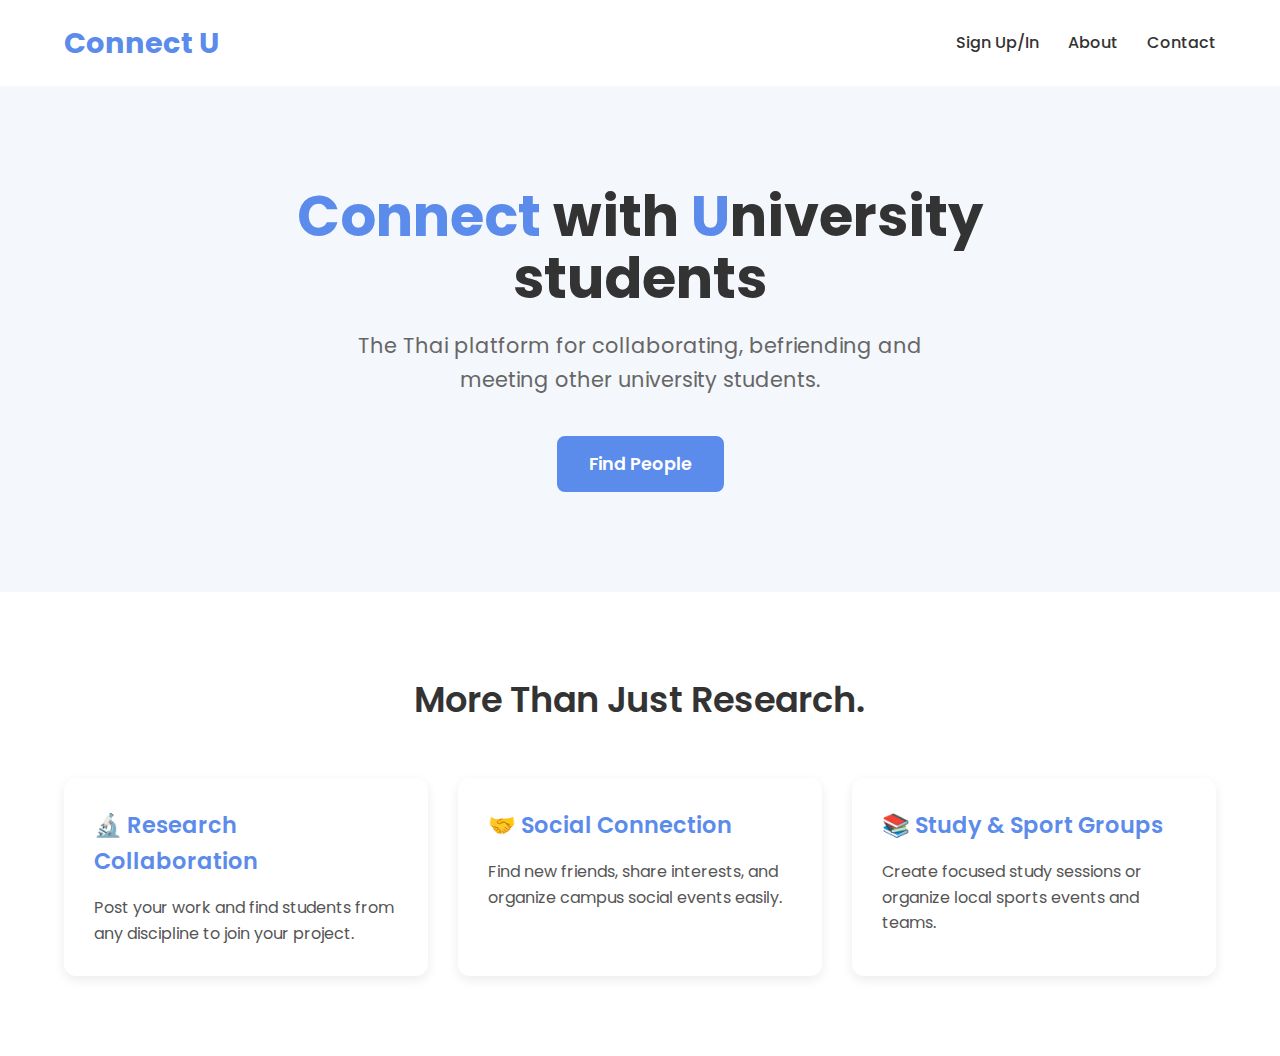
<file: index.html>
<!DOCTYPE html>
<html lang="en">
<head>
    <meta charset="UTF-8">
    <meta name="viewport" content="width=device-width, initial-scale=1.0">
    <title>Connect U - Connect, Collaborate, Research</title>
    <link rel="stylesheet" href="styles.css">
    <link href="https://fonts.googleapis.com/css2?family=Poppins:wght@300;400;600;700&display=swap" rel="stylesheet">
</head>
<body>
    <header>
        <div class="logo">Connect U</div>
        <nav>
            <a href="account.html">Sign Up/In</a>
            <a href="about.html">About</a>
            <a href="contact.html">Contact</a>
        </nav>
    </header>

    <main class="hero">
        <div class="hero-content">
            <h1><span id="hero-exaggerate">Connect</span> with <span id="hero-exaggerate">U</span>niversity students</h1>
            <p class="subtitle">The Thai platform for collaborating, befriending and meeting other university students.</p>
            <div class="cta-group">
                <a href="/signup" class="cta-primary">Find People</a>
            </div>
        </div>
    </main>

    <section class="features-section">
        <h2>More Than Just Research.</h2>
        <div class="feature-grid">
            <div class="feature-card">
                <h3>🔬 Research Collaboration</h3>
                <p>Post your work and find students from any discipline to join your project.</p>
            </div>
            <div class="feature-card">
                <h3>🤝 Social Connection</h3>
                <p>Find new friends, share interests, and organize campus social events easily.</p>
            </div>
            <div class="feature-card">
                <h3>📚 Study & Sport Groups</h3>
                <p>Create focused study sessions or organize local sports events and teams.</p>
            </div>
        </div>
    </section>
</body>
</html>
</file>
<file: styles.css>
* {
    margin: 0;
    padding: 0;
    box-sizing: border-box;
}

:root {
    --primary-color: #5B8BEB;
    --secondary-color: #333333;
    --background-light: #F4F7FB;
    --text-light: #FFFFFF;
    --card-bg: #FFFFFF;
    --shadow-light: 0 4px 12px rgba(0, 0, 0, 0.08);
}

body {
    font-family: 'Poppins', sans-serif;
    line-height: 1.6;
    color: var(--secondary-color);
    background-color: var(--background-light);
    display: flex;
    flex-direction: column;
    min-height: 100vh;
}

header {
    display: flex;
    justify-content: space-between;
    align-items: center;
    padding: 20px 5%;
    background-color: var(--text-light);
    box-shadow: 0 2px 4px rgba(0, 0, 0, 0.05);
}

.logo {
    font-size: 1.8rem;
    font-weight: 700;
    color: var(--primary-color);
}

nav a {
    text-decoration: none;
    color: var(--secondary-color);
    margin-left: 25px;
    font-weight: 500;
    transition: color 0.3s;
}

nav a:hover {
    color: var(--primary-color);
}

.hero {
    display: flex;
    justify-content: center;
    align-items: center;
    text-align: center;
    padding: 100px 5%;
    background-color: var(--background-light);
    flex-grow: 1;
}

.hero-content {
    max-width: 800px;
}

.hero h1 {
    font-size: 3.5rem;
    font-weight: 700;
    margin-bottom: 20px;
    line-height: 1.1;
    color: var(--secondary-color);
}

.hero .subtitle {
    font-size: 1.3rem;
    font-weight: 400;
    margin-bottom: 40px;
    max-width: 600px;
    color: #666;
    margin-left: auto;
    margin-right: auto;
}

.hero #hero-exaggerate {
    color: var(--primary-color);
}

.cta-group {
    display: flex;
    gap: 20px;
    justify-content: center;
}

.cta-primary, .cta-secondary {
    display: inline-block;
    padding: 12px 30px;
    border-radius: 8px;
    text-decoration: none;
    font-weight: 600;
    transition: transform 0.3s, background-color 0.3s;
    font-size: 1.1rem;
}

.cta-primary {
    background-color: var(--primary-color);
    color: var(--text-light);
    border: 2px solid var(--primary-color);
}

.cta-primary:hover {
    background-color: #4A7ADB;
    transform: translateY(-2px);
}

.cta-secondary {
    background-color: transparent;
    color: var(--primary-color);
    border: 2px solid var(--primary-color);
}

.cta-secondary:hover {
    background-color: var(--primary-color);
    color: var(--text-light);
    transform: translateY(-2px);
}

.features-section {
    padding: 80px 5%;
    text-align: center;
    background-color: var(--text-light);
}

.features-section h2 {
    font-size: 2.2rem;
    margin-bottom: 50px;
    font-weight: 600;
}

.feature-grid {
    display: grid;
    grid-template-columns: repeat(auto-fit, minmax(300px, 1fr));
    gap: 30px;
    max-width: 1200px;
    margin: 0 auto;
}

.feature-card {
    background-color: var(--card-bg);
    padding: 30px;
    border-radius: 12px;
    box-shadow: var(--shadow-light);
    text-align: left;
    transition: transform 0.3s;
}

.feature-card:hover {
    transform: translateY(-5px);
    box-shadow: 0 6px 18px rgba(0, 0, 0, 0.12);
}

.feature-card h3 {
    color: var(--primary-color);
    margin-bottom: 15px;
    font-size: 1.4rem;
    font-weight: 600;
}

.feature-card p {
    color: #555;
}
</file>
